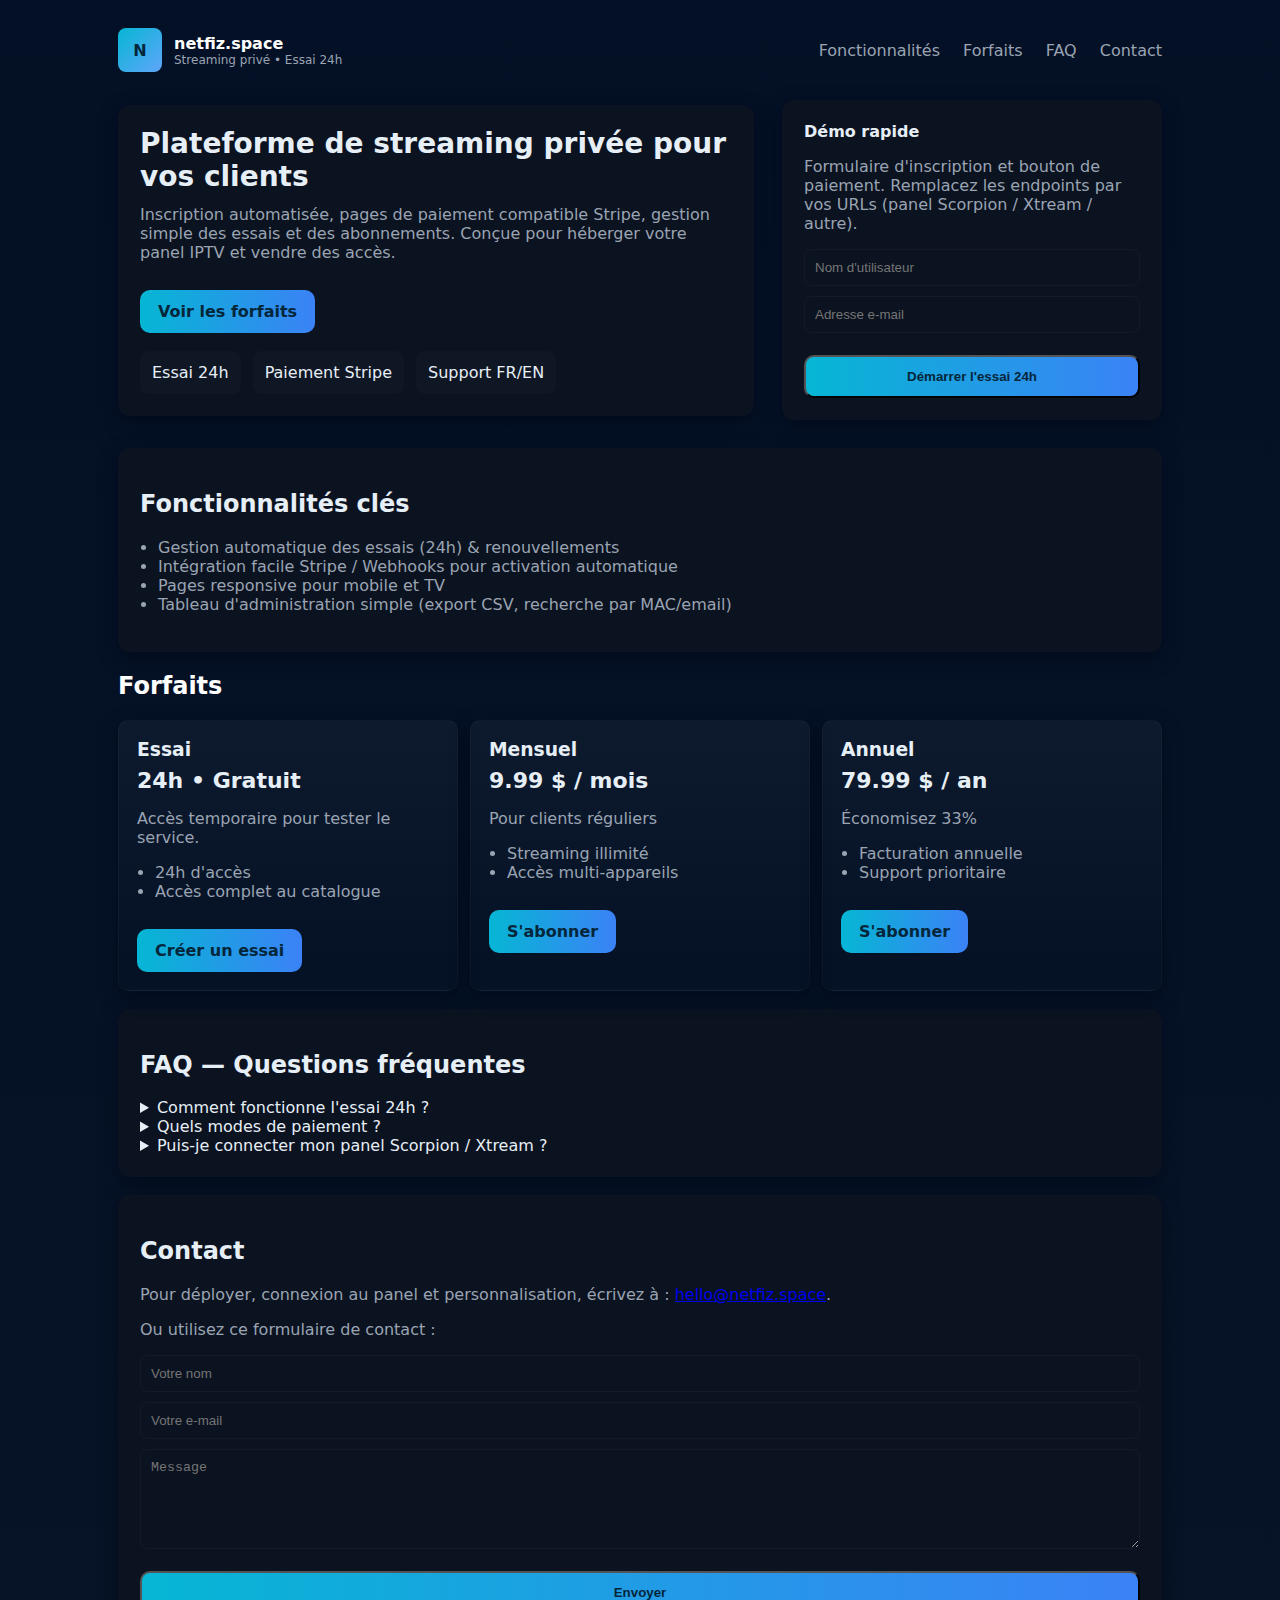
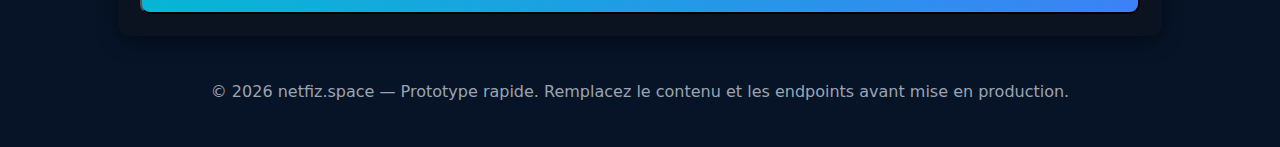
<file: index.html>
<!doctype html>
<html lang="fr">
<head>
  <meta charset="utf-8" />
  <meta name="viewport" content="width=device-width,initial-scale=1" />
  <title>Netfiz.space — Streaming privé</title>
  <meta name="description" content="Netfiz.space — Plateforme privée de streaming. Inscription, paiement et gestion d'abonnements." />
  <style>
    /* Minimal modern styling - single file for rapid deploy */
    :root{--bg:#0f1724;--card:#0b1220;--muted:#9aa4b2;--accent:#06b6d4;--glass:rgba(255,255,255,0.04)}
    *{box-sizing:border-box}
    body{margin:0;font-family:Inter, system-ui, -apple-system, "Segoe UI", Roboto, "Helvetica Neue", Arial;color:#e6eef6;background:linear-gradient(180deg,#031025 0%,#071427 100%);-webkit-font-smoothing:antialiased}
    .container{max-width:1100px;margin:0 auto;padding:28px}
    header{display:flex;align-items:center;justify-content:space-between;margin-bottom:28px}
    .logo{display:flex;gap:12px;align-items:center}
    .logo .badge{width:44px;height:44px;border-radius:8px;background:linear-gradient(135deg,var(--accent),#60a5fa);display:flex;align-items:center;justify-content:center;font-weight:700;color:#04263a}
    nav a{color:var(--muted);text-decoration:none;margin-left:18px}
    .hero{display:grid;grid-template-columns:1fr 380px;gap:28px;align-items:center;margin-bottom:28px}
    .card{background:var(--card);padding:22px;border-radius:12px;box-shadow:0 6px 18px rgba(2,6,23,0.6)}
    h1{margin:0 0 12px;font-size:28px}
    p.lead{color:var(--muted);margin-top:0}
    .cta{display:inline-block;padding:12px 18px;border-radius:10px;background:linear-gradient(90deg,var(--accent),#3b82f6);color:#04263a;font-weight:700;text-decoration:none;margin-top:12px}
    .features{display:flex;gap:12px;margin-top:18px}

    /* Pricing grid */
    .pricing{display:grid;grid-template-columns:repeat(3,1fr);gap:12px;margin:18px 0}
    .plan{padding:18px;border-radius:10px;background:linear-gradient(180deg,var(--glass),transparent);border:1px solid rgba(255,255,255,0.03)}
    .plan h3{margin:0 0 8px}
    .price{font-size:22px;font-weight:700}
    ul{padding-left:18px;color:var(--muted)}

    footer{color:var(--muted);padding:18px 0;text-align:center;margin-top:28px}

    /* Responsive */
    @media(max-width:880px){.hero{grid-template-columns:1fr}.pricing{grid-template-columns:1fr}.logo .text{display:none}}
  </style>
</head>
<body>
  <div class="container">
    <header>
      <div class="logo">
        <div class="badge">N</div>
        <div class="text">
          <div style="font-weight:700;color:#fff">netfiz.space</div>
          <div style="font-size:12px;color:var(--muted)">Streaming privé • Essai 24h</div>
        </div>
      </div>
      <nav>
        <a href="#features">Fonctionnalités</a>
        <a href="#pricing">Forfaits</a>
        <a href="#faq">FAQ</a>
        <a href="#contact">Contact</a>
      </nav>
    </header>

    <section class="hero">
      <div>
        <div class="card">
          <h1>Plateforme de streaming privée pour vos clients</h1>
          <p class="lead">Inscription automatisée, pages de paiement compatible Stripe, gestion simple des essais et des abonnements. Conçue pour héberger votre panel IPTV et vendre des accès.</p>
          <a class="cta" href="#pricing">Voir les forfaits</a>

          <div class="features">
            <div style="padding:12px;background:rgba(255,255,255,0.02);border-radius:8px">Essai 24h</div>
            <div style="padding:12px;background:rgba(255,255,255,0.02);border-radius:8px">Paiement Stripe</div>
            <div style="padding:12px;background:rgba(255,255,255,0.02);border-radius:8px">Support FR/EN</div>
          </div>
        </div>
      </div>

      <div>
        <div class="card">
          <strong>Démo rapide</strong>
          <p style="color:var(--muted)">Formulaire d'inscription et bouton de paiement. Remplacez les endpoints par vos URLs (panel Scorpion / Xtream / autre).</p>
          <form onsubmit="event.preventDefault();alert('Remplacez l\'action du formulaire par votre endpoint de création d\'essai.');" style="display:flex;flex-direction:column;gap:10px">
            <input required placeholder="Nom d'utilisateur" name="user" style="padding:10px;border-radius:8px;border:1px solid rgba(255,255,255,0.04);background:transparent;color:#fff" />
            <input required placeholder="Adresse e‑mail" type="email" name="email" style="padding:10px;border-radius:8px;border:1px solid rgba(255,255,255,0.04);background:transparent;color:#fff" />
            <button class="cta" type="submit">Démarrer l'essai 24h</button>
          </form>
        </div>
      </div>
    </section>

    <section id="features">
      <div class="card">
        <h2>Fonctionnalités clés</h2>
        <ul>
          <li>Gestion automatique des essais (24h) & renouvellements</li>
          <li>Intégration facile Stripe / Webhooks pour activation automatique</li>
          <li>Pages responsive pour mobile et TV</li>
          <li>Tableau d'administration simple (export CSV, recherche par MAC/email)</li>
        </ul>
      </div>
    </section>

    <section id="pricing" style="margin-top:12px">
      <h2 style="color:#fff">Forfaits</h2>
      <div class="pricing">
        <div class="plan card">
          <h3>Essai</h3>
          <div class="price">24h • Gratuit</div>
          <p style="color:var(--muted)">Accès temporaire pour tester le service.</p>
          <ul>
            <li>24h d'accès</li>
            <li>Accès complet au catalogue</li>
          </ul>
          <a class="cta" href="#contact">Créer un essai</a>
        </div>

        <div class="plan card">
          <h3>Mensuel</h3>
          <div class="price">9.99 $ / mois</div>
          <p style="color:var(--muted)">Pour clients réguliers</p>
          <ul>
            <li>Streaming illimité</li>
            <li>Accès multi‑appareils</li>
          </ul>
          <a class="cta" href="#contact">S'abonner</a>
        </div>

        <div class="plan card">
          <h3>Annuel</h3>
          <div class="price">79.99 $ / an</div>
          <p style="color:var(--muted)">Économisez 33%</p>
          <ul>
            <li>Facturation annuelle</li>
            <li>Support prioritaire</li>
          </ul>
          <a class="cta" href="#contact">S'abonner</a>
        </div>
      </div>
    </section>

    <section id="faq">
      <div class="card">
        <h2>FAQ — Questions fréquentes</h2>
        <details>
          <summary>Comment fonctionne l'essai 24h ?</summary>
          <p style="color:var(--muted)">L'utilisateur s'inscrit et reçoit un compte temporaire. Après 24h, le compte est désactivé automatiquement si aucun paiement n'est fait.</p>
        </details>
        <details>
          <summary>Quels modes de paiement ?</summary>
          <p style="color:var(--muted)">Intégration Stripe ou page de paiement externe selon votre configuration.</p>
        </details>
        <details>
          <summary>Puis-je connecter mon panel Scorpion / Xtream ?</summary>
          <p style="color:var(--muted)">Oui — remplacez le formulaire et les webhooks par les endpoints API de votre panel.</p>
        </details>
      </div>
    </section>

    <section id="contact" style="margin-top:18px">
      <div class="card">
        <h2>Contact</h2>
        <p style="color:var(--muted)">Pour déployer, connexion au panel et personnalisation, écrivez à : <a href="mailto:hello@netfiz.space">hello@netfiz.space</a>.</p>
        <p style="color:var(--muted)">Ou utilisez ce formulaire de contact :</p>
        <form onsubmit="event.preventDefault();alert('Message envoyé (demo) — remplacez la logique par votre backend ou Zapier).');" style="display:flex;flex-direction:column;gap:10px">
          <input placeholder="Votre nom" required style="padding:10px;border-radius:8px;border:1px solid rgba(255,255,255,0.04);background:transparent;color:#fff" />
          <input placeholder="Votre e‑mail" type="email" required style="padding:10px;border-radius:8px;border:1px solid rgba(255,255,255,0.04);background:transparent;color:#fff" />
          <textarea placeholder="Message" required style="padding:10px;border-radius:8px;border:1px solid rgba(255,255,255,0.04);background:transparent;color:#fff;min-height:100px"></textarea>
          <button class="cta" type="submit">Envoyer</button>
        </form>
      </div>
    </section>

    <footer>
      © " + new Date().getFullYear() + " netfiz.space — Prototype rapide. Remplacez le contenu et les endpoints avant mise en production.
    </footer>
  </div>

  <script>
    // Petit helper pour rendre l'année dynamique si le fichier est ouvert côté client
    try{
      document.querySelector('footer').innerHTML = '© ' + new Date().getFullYear() + ' netfiz.space — Prototype rapide. Remplacez le contenu et les endpoints avant mise en production.'
    }catch(e){/* ignore */}
  </script>
</body>
</html>
</file>
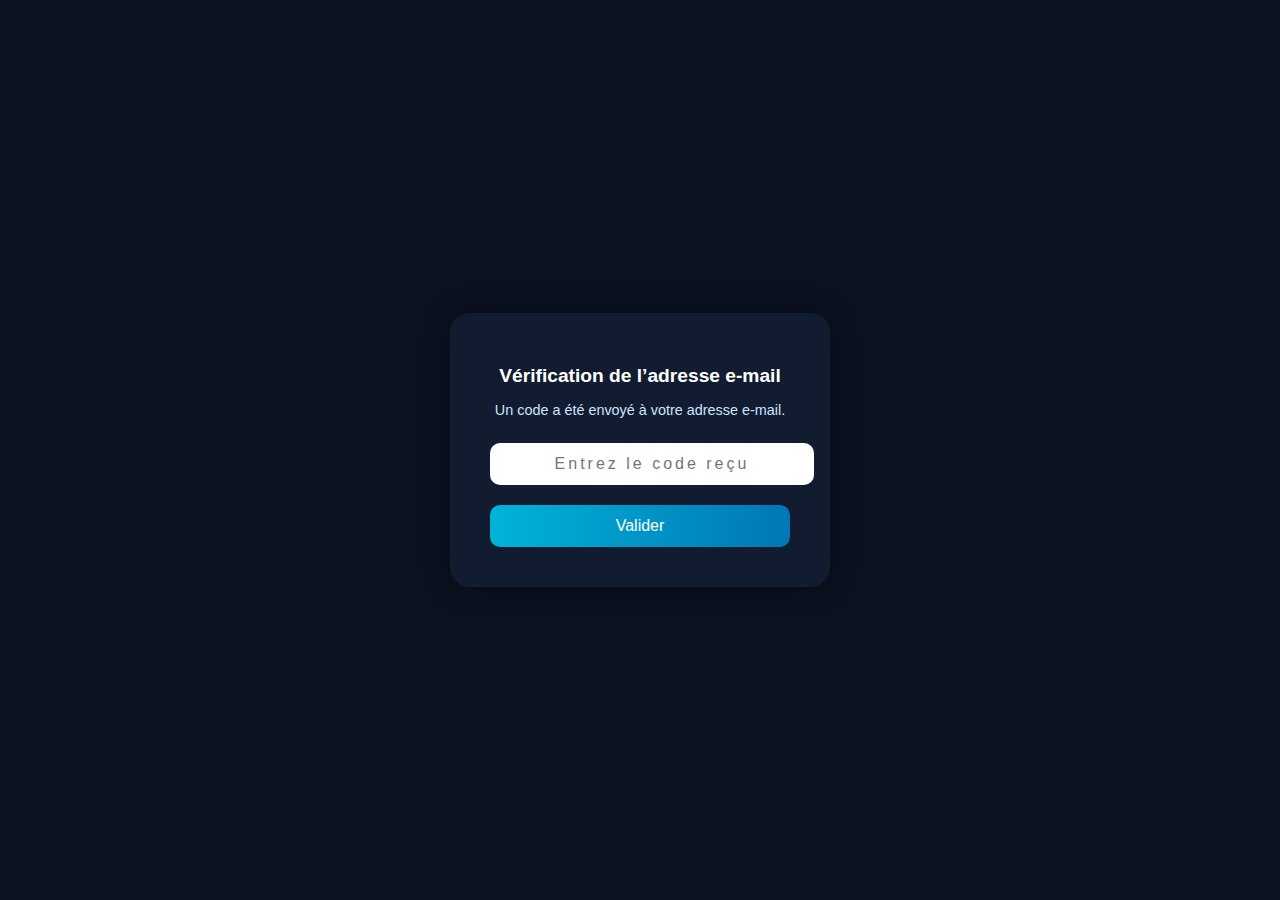
<file: confirmation.html>
<!DOCTYPE html>
<html lang="fr">
<head>
  <meta charset="UTF-8">
  <meta name="viewport" content="width=device-width, initial-scale=1.0">
  <title>Confirmation - Netfiz.space</title>
  <style>
    body {
      background: #0b1220;
      color: #fff;
      display: flex;
      flex-direction: column;
      justify-content: center;
      align-items: center;
      height: 100vh;
      margin: 0;
      font-family: "Segoe UI", sans-serif;
    }
    .container {
      background: #121c30;
      padding: 40px;
      border-radius: 20px;
      box-shadow: 0 0 30px rgba(0,0,0,0.4);
      text-align: center;
      width: 300px;
    }
    h1 {
      font-size: 1.2em;
      margin-bottom: 15px;
    }
    p {
      font-size: 0.9em;
      color: #cce4ff;
      margin-bottom: 25px;
    }
    input[type="text"] {
      width: 100%;
      padding: 12px;
      border: none;
      border-radius: 10px;
      outline: none;
      margin-bottom: 20px;
      font-size: 16px;
      text-align: center;
      letter-spacing: 3px;
    }
    button {
      width: 100%;
      padding: 12px;
      background: linear-gradient(90deg, #00b4d8, #0077b6);
      color: white;
      border: none;
      border-radius: 10px;
      cursor: pointer;
      font-size: 16px;
      transition: 0.3s;
    }
    button:hover {
      background: linear-gradient(90deg, #0096c7, #005f99);
    }
    .success {
      display: none;
      margin-top: 20px;
      color: #9be2ff;
    }
  </style>
</head>
<body>

  <div class="container">
    <h1>Vérification de l’adresse e-mail</h1>
    <p id="emailText">Un code a été envoyé à votre adresse e-mail.</p>
    <input type="text" id="code" placeholder="Entrez le code reçu">
    <button onclick="verifierCode()">Valider</button>
    <p class="success" id="success">✅ Adresse confirmée avec succès !</p>
  </div>

  <script>
    // Récupère l’e-mail depuis l’URL (transmis depuis la première page)
    const params = new URLSearchParams(window.location.search);
    const email = params.get("email");
    if (email) {
      document.getElementById("emailText").innerText =
        `Un code a été envoyé à ${email}`;
    }

    function verifierCode() {
      const code = document.getElementById("code").value.trim();
      const msg = document.getElementById("success");

      if (!code) {
        alert("Veuillez entrer le code de confirmation.");
        return;
      }

      // Simule la validation du code (tu pourras plus tard relier ça à ton back-end)
      msg.style.display = "block";

      // Exemple : redirection vers la page principale après succès
      // window.location.href = "accueil.html";
    }
  </script>

</body>
</html>
</file>
